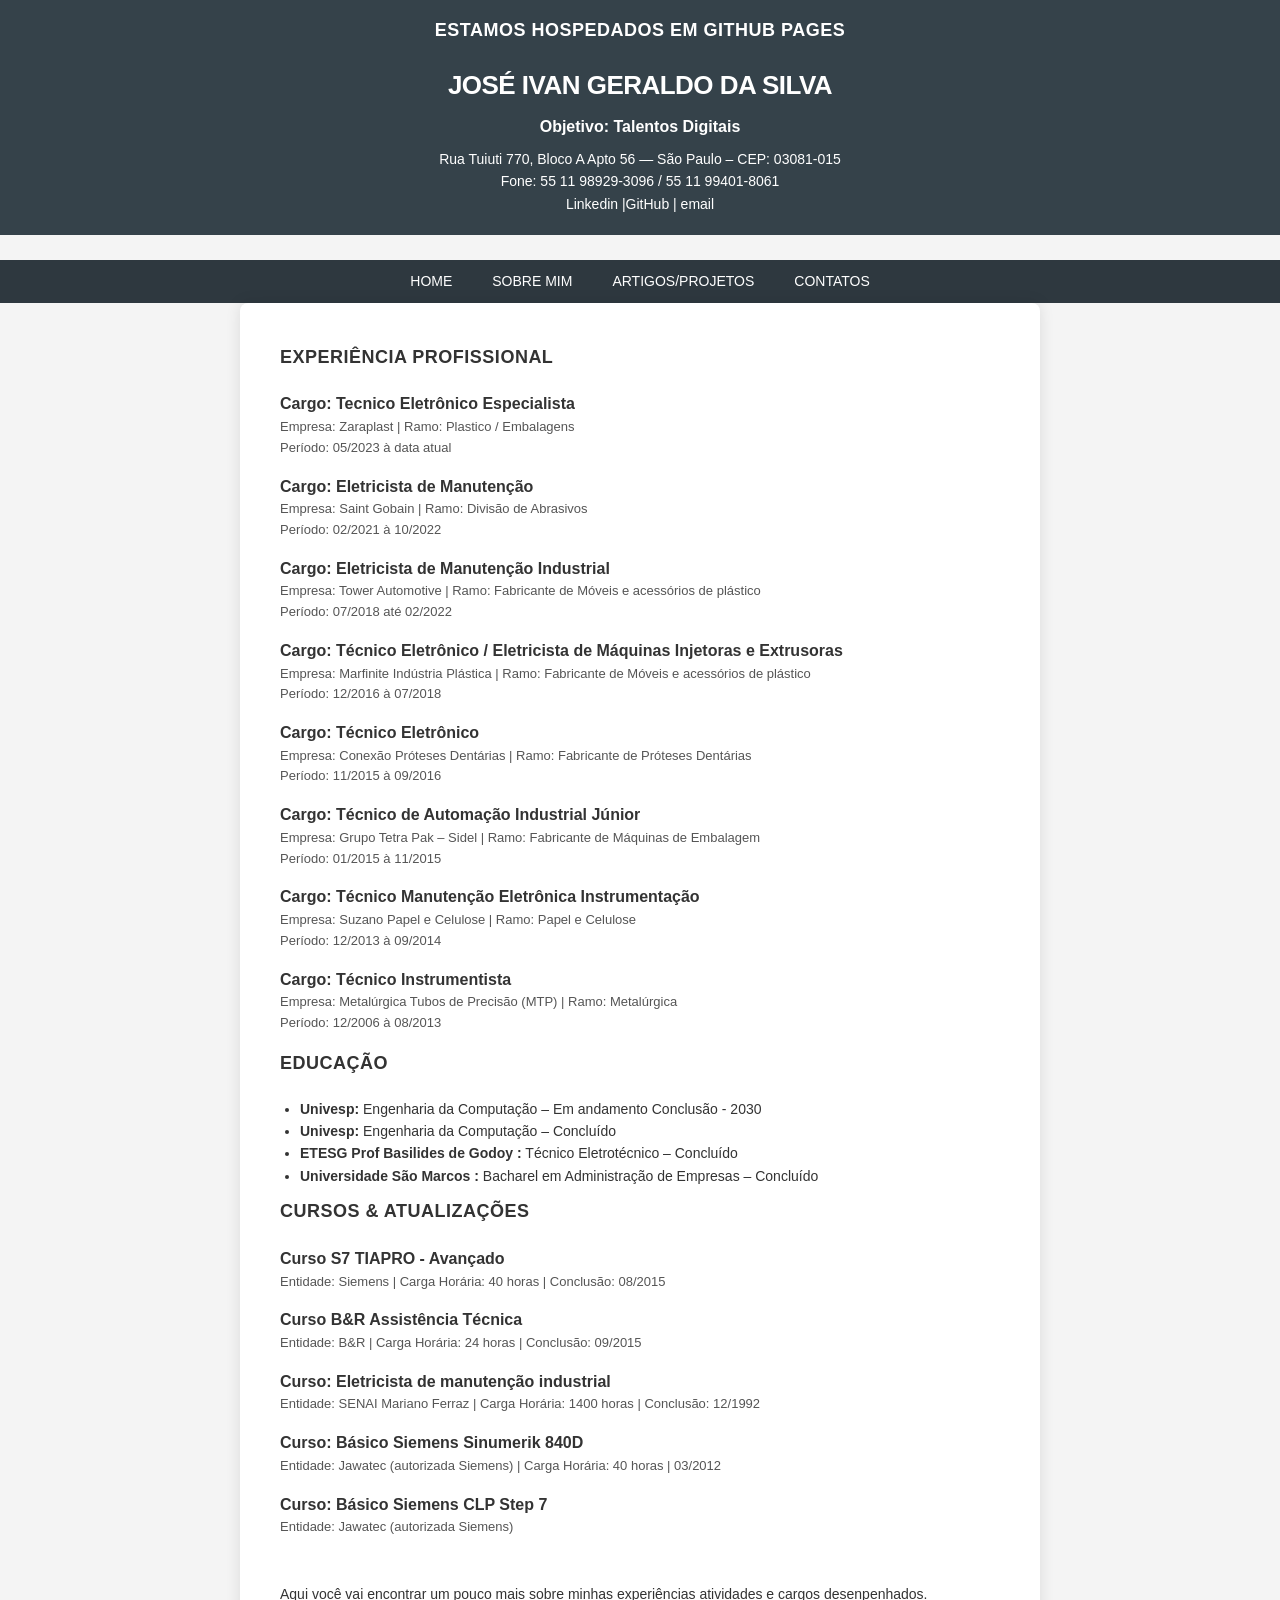
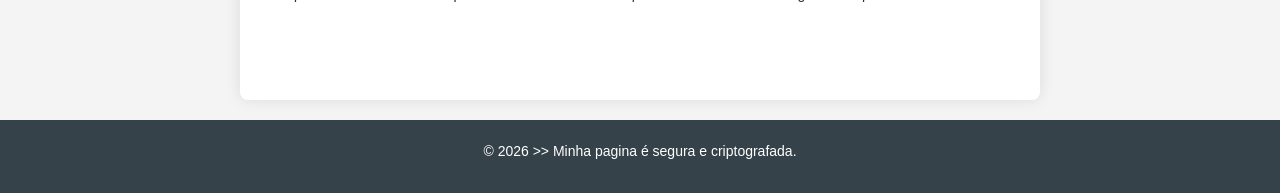
<file: index.html>
<!DOCTYPE html>
<html lang="en">
<head>
    <meta charset="UTF-8">
    <meta name="viewport" content="width=device-width, initial-scale=1.0">
    <link rel="stylesheet" href="/css/meuEstilo.css">
    <title>Portifólio de José Ivan Geraldo da Silva</title>
  </head>
<body>

    <header>
         <h2>Estamos hospedados em Github Pages</h2>

	  <h1>José Ivan Geraldo da Silva</h1>
            <div class="objective">Objetivo: Talentos Digitais</div>
            <div class="contact-info">
                Rua Tuiuti 770, Bloco A Apto 56 — São Paulo – CEP: 03081-015<br>
                Fone: 55 11 98929-3096 / 55 11 99401-8061<br>
              <a href="https://www.linkedin.com/in/joseivangeraldo/" target="_blank">		     Linkedin</a>
|<a href="https://github.com/joseivangeraldo" target="_blank">GitHub</a> | <a href="mailto:ivan.geraldo@gmail.com"> email </a>
            </div>


    </header>

    <nav>
        <a href="#">Home</a>
        <a href="#">Sobre mim</a>
        <a href="#">Artigos/projetos</a>
        <a href="#">Contatos</a>
    </nav>

    <main class="container">
	  <h2>Experiência Profissional</h2>

	    <div class="job">
                <div class="job-title">Cargo: Tecnico Eletrônico Especialista</div>
                <div class="job-company">Empresa: Zaraplast | Ramo: Plastico / Embalagens</div>
            	<div class="job-company">Período: 05/2023 à data atual</div>
            </div>
            
            <div class="job">
                <div class="job-title">Cargo: Eletricista de Manutenção</div>
                <div class="job-company">Empresa: Saint Gobain | Ramo: Divisão de Abrasivos</div>
                <div class="job-company">Período: 02/2021 à 10/2022</div>
            </div>

            <div class="job">
                <div class="job-title">Cargo: Eletricista de Manutenção Industrial</div>
                <div class="job-company">Empresa: Tower Automotive | Ramo: Fabricante de Móveis e acessórios de plástico</div>
                <div class="job-company">Período: 07/2018 até 02/2022</div>
            </div>

            <div class="job">
                <div class="job-title">Cargo: Técnico Eletrônico / Eletricista de Máquinas Injetoras e Extrusoras</div>
                <div class="job-company">Empresa: Marfinite Indústria Plástica | Ramo: Fabricante de Móveis e acessórios de plástico</div>
                <div class="job-company">Período: 12/2016 à 07/2018</div>
            </div>

            <div class="job">
                <div class="job-title">Cargo: Técnico Eletrônico</div>
                <div class="job-company">Empresa: Conexão Próteses Dentárias | Ramo: Fabricante de Próteses Dentárias</div>
                <div class="job-company">Período: 11/2015 à 09/2016</div>
            </div>

            <div class="job">
                <div class="job-title">Cargo: Técnico de Automação Industrial Júnior</div>
                <div class="job-company">Empresa: Grupo Tetra Pak – Sidel | Ramo: Fabricante de Máquinas de Embalagem</div>
                <div class="job-company">Período: 01/2015 à 11/2015</div>
            </div>

            <div class="job">
                <div class="job-title">Cargo: Técnico Manutenção Eletrônica Instrumentação</div>
                <div class="job-company">Empresa: Suzano Papel e Celulose | Ramo: Papel e Celulose</div>
                <div class="job-company">Período: 12/2013 à 09/2014</div>
            </div>

            <div class="job">
                <div class="job-title">Cargo: Técnico Instrumentista</div>
                <div class="job-company">Empresa: Metalúrgica Tubos de Precisão (MTP) | Ramo: Metalúrgica</div>
                <div class="job-company">Período: 12/2006 à 08/2013</div>
            </div>
        </section>

        <!-- Educação -->
        <section>
            <h2>Educação</h2>
            <ul><li><strong>Univesp:</strong> Engenharia da Computação – Em andamento 	Conclusão - 2030</li>
                <li><strong>Univesp:</strong> Engenharia da Computação – Concluído</li>
                <li><strong>ETESG Prof Basilides de Godoy :</strong> Técnico Eletrotécnico – Concluído</li>
                <li><strong>Universidade São Marcos :</strong> Bacharel em Administração de Empresas – Concluído</li>
            </ul>
        <!-- Cursos & Atualizações -->
        <section>
            <h2>Cursos & Atualizações</h2>
            
            <div class="course-item">
                <div class="course-title">Curso S7 TIAPRO - Avançado</div>
                <div class="course-details">Entidade: Siemens | Carga Horária: 40 horas | Conclusão: 08/2015</div>
            </div>

            <div class="course-item">
                <div class="course-title">Curso B&R Assistência Técnica</div>
                <div class="course-details">Entidade: B&R | Carga Horária: 24 horas | Conclusão: 09/2015</div>
            </div>

            <div class="course-item">
                <div class="course-title">Curso: Eletricista de manutenção industrial</div>
                <div class="course-details">Entidade: SENAI Mariano Ferraz | Carga Horária: 1400 horas | Conclusão: 12/1992</div>
            </div>

            <div class="course-item">
                <div class="course-title">Curso: Básico Siemens Sinumerik 840D</div>
                <div class="course-details">Entidade: Jawatec (autorizada Siemens) | Carga Horária: 40 horas | 03/2012</div>
            </div>

            <div class="course-item">
                <div class="course-title">Curso: Básico Siemens CLP Step 7</div>
                <div class="course-details">Entidade: Jawatec (autorizada Siemens)</div>
            </div>
        </section>

    </div>	



        <section style="padding: 20px 0;">            
            <p>Aqui você vai encontrar um pouco mais sobre minhas experiências atividades e cargos desenpenhados.</p>

       </section>

    </main>

    <footer>
        <p>&copy; 2026 >> Minha pagina é segura e criptografada.</p>
    </footer>

</body>
</html>
</file>
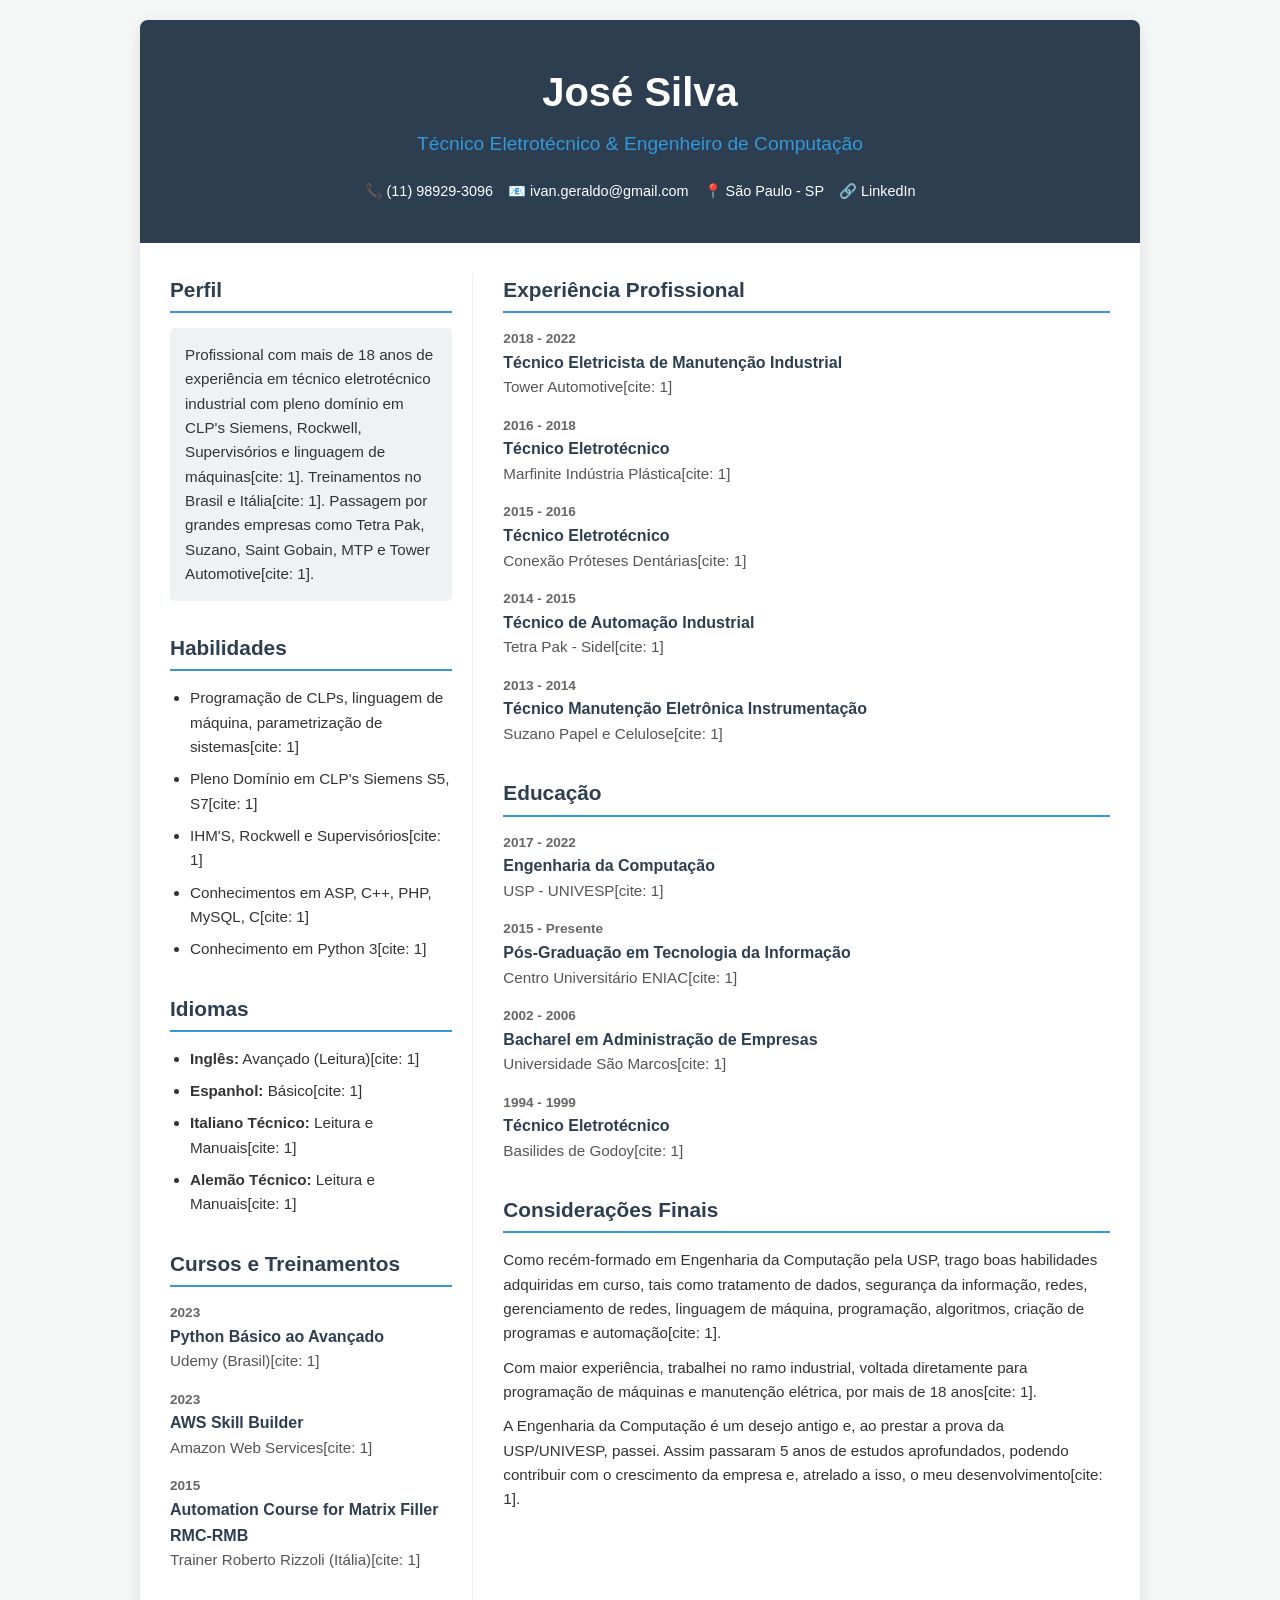
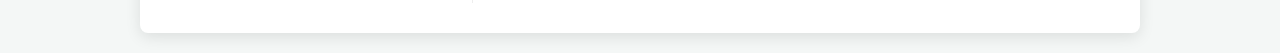
<file: responsivePortifolio.html>
<!DOCTYPE html>
<html lang="pt-BR">
<head>
    <meta charset="UTF-8">
    <meta name="viewport" content="width=device-width, initial-scale=1.0">
    <title>José Silva - Portfólio Técnico</title>
    <style>
        :root {
            --primary-color: #2c3e50;
            --accent-color: #3498db;
            --bg-color: #f4f7f6;
            --text-color: #333;
            --card-bg: #fff;
        }

        * {
            box-sizing: border-box;
            margin: 0;
            padding: 0;
        }

        body {
            font-family: 'Segoe UI', Tahoma, Geneva, Verdana, sans-serif;
            background-color: var(--bg-color);
            color: var(--text-color);
            line-height: 1.6;
        }

        .container {
            max-width: 1000px;
            margin: 20px auto;
            background: var(--card-bg);
            box-shadow: 0 4px 15px rgba(0,0,0,0.1);
            border-radius: 8px;
            overflow: hidden;
        }

        header {
            background: var(--primary-color);
            color: #fff;
            padding: 40px 20px;
            text-align: center;
        }

        header h1 {
            font-size: 2.5rem;
            margin-bottom: 5px;
        }

        header h2 {
            font-size: 1.2rem;
            color: var(--accent-color);
            font-weight: 400;
            margin-bottom: 20px;
        }

        .contact-info {
            display: flex;
            justify-content: center;
            flex-wrap: wrap;
            gap: 15px;
            font-size: 0.9rem;
        }

        .contact-info a, .contact-info span {
            color: #fff;
            text-decoration: none;
        }

        .contact-info a:hover {
            text-decoration: underline;
        }

        main {
            padding: 30px;
            display: grid;
            grid-template-columns: 1fr 2fr;
            gap: 30px;
        }

        @media (max-width: 768px) {
            main {
                grid-template-columns: 1fr;
            }
        }

        section {
            margin-bottom: 30px;
        }

        h3 {
            border-bottom: 2px solid var(--accent-color);
            padding-bottom: 5px;
            margin-bottom: 15px;
            color: var(--primary-color);
            font-size: 1.3rem;
        }

        .item {
            margin-bottom: 15px;
        }

        .item-date {
            font-size: 0.85rem;
            color: #666;
            font-weight: bold;
        }

        .item-title {
            font-weight: bold;
            color: var(--primary-color);
        }

        .item-subtitle {
            font-size: 0.95rem;
            color: #555;
        }

        ul {
            padding-left: 20px;
        }

        li {
            margin-bottom: 8px;
            font-size: 0.95rem;
        }

        .sidebar {
            border-right: 1px solid #eee;
            padding-right: 20px;
        }

        @media (max-width: 768px) {
            .sidebar {
                border-right: none;
                padding-right: 0;
            }
        }

        .bio {
            background: #eef2f3;
            padding: 15px;
            border-radius: 5px;
            margin-bottom: 20px;
            font-size: 0.95rem;
        }
    </style>
</head>
<body>

    <div class="container">
        <header>
            <h1>José Silva</h1>
            <h2>Técnico Eletrotécnico & Engenheiro de Computação</h2>
            <div class="contact-info">
                <span>📞 (11) 98929-3096</span>
                <span>📧 ivan.geraldo@gmail.com</span>
                <span>📍 São Paulo - SP</span>
                <span>🔗 <a href="https://www.linkedin.com/in/joseivangeraldo/" target="_blank">LinkedIn</a></span>
            </div>
        </header>

        <main>
            <!-- Coluna Esquerda: Resumo, Habilidades, Idiomas, Cursos -->
            <div class="sidebar">
                <section>
                    <h3>Perfil</h3>
                    <div class="bio">
                        Profissional com mais de 18 anos de experiência em técnico eletrotécnico industrial com pleno domínio em CLP's Siemens, Rockwell, Supervisórios e linguagem de máquinas[cite: 1]. Treinamentos no Brasil e Itália[cite: 1]. Passagem por grandes empresas como Tetra Pak, Suzano, Saint Gobain, MTP e Tower Automotive[cite: 1].
                    </div>
                </section>

                <section>
                    <h3>Habilidades</h3>
                    <ul>
                        <li>Programação de CLPs, linguagem de máquina, parametrização de sistemas[cite: 1]</li>
                        <li>Pleno Domínio em CLP's Siemens S5, S7[cite: 1]</li>
                        <li>IHM'S, Rockwell e Supervisórios[cite: 1]</li>
                        <li>Conhecimentos em ASP, C++, PHP, MySQL, C[cite: 1]</li>
                        <li>Conhecimento em Python 3[cite: 1]</li>
                    </ul>
                </section>

                <section>
                    <h3>Idiomas</h3>
                    <ul>
                        <li><strong>Inglês:</strong> Avançado (Leitura)[cite: 1]</li>
                        <li><strong>Espanhol:</strong> Básico[cite: 1]</li>
                        <li><strong>Italiano Técnico:</strong> Leitura e Manuais[cite: 1]</li>
                        <li><strong>Alemão Técnico:</strong> Leitura e Manuais[cite: 1]</li>
                    </ul>
                </section>

                <section>
                    <h3>Cursos e Treinamentos</h3>
                    <div class="item">
                        <div class="item-date">2023</div>
                        <div class="item-title">Python Básico ao Avançado</div>
                        <div class="item-subtitle">Udemy (Brasil)[cite: 1]</div>
                    </div>
                    <div class="item">
                        <div class="item-date">2023</div>
                        <div class="item-title">AWS Skill Builder</div>
                        <div class="item-subtitle">Amazon Web Services[cite: 1]</div>
                    </div>
                    <div class="item">
                        <div class="item-date">2015</div>
                        <div class="item-title">Automation Course for Matrix Filler RMC-RMB</div>
                        <div class="item-subtitle">Trainer Roberto Rizzoli (Itália)[cite: 1]</div>
                    </div>
                </section>
            </div>

            <!-- Coluna Direita: Experiência, Educação, Considerações -->
            <div class="content">
                <section>
                    <h3>Experiência Profissional</h3>
                    
                    <div class="item">
                        <div class="item-date">2018 - 2022</div>
                        <div class="item-title">Técnico Eletricista de Manutenção Industrial</div>
                        <div class="item-subtitle">Tower Automotive[cite: 1]</div>
                    </div>

                    <div class="item">
                        <div class="item-date">2016 - 2018</div>
                        <div class="item-title">Técnico Eletrotécnico</div>
                        <div class="item-subtitle">Marfinite Indústria Plástica[cite: 1]</div>
                    </div>

                    <div class="item">
                        <div class="item-date">2015 - 2016</div>
                        <div class="item-title">Técnico Eletrotécnico</div>
                        <div class="item-subtitle">Conexão Próteses Dentárias[cite: 1]</div>
                    </div>

                    <div class="item">
                        <div class="item-date">2014 - 2015</div>
                        <div class="item-title">Técnico de Automação Industrial</div>
                        <div class="item-subtitle">Tetra Pak - Sidel[cite: 1]</div>
                    </div>

                    <div class="item">
                        <div class="item-date">2013 - 2014</div>
                        <div class="item-title">Técnico Manutenção Eletrônica Instrumentação</div>
                        <div class="item-subtitle">Suzano Papel e Celulose[cite: 1]</div>
                    </div>
                </section>

                <section>
                    <h3>Educação</h3>

                    <div class="item">
                        <div class="item-date">2017 - 2022</div>
                        <div class="item-title">Engenharia da Computação</div>
                        <div class="item-subtitle">USP - UNIVESP[cite: 1]</div>
                    </div>

                    <div class="item">
                        <div class="item-date">2015 - Presente</div>
                        <div class="item-title">Pós-Graduação em Tecnologia da Informação</div>
                        <div class="item-subtitle">Centro Universitário ENIAC[cite: 1]</div>
                    </div>

                    <div class="item">
                        <div class="item-date">2002 - 2006</div>
                        <div class="item-title">Bacharel em Administração de Empresas</div>
                        <div class="item-subtitle">Universidade São Marcos[cite: 1]</div>
                    </div>

                    <div class="item">
                        <div class="item-date">1994 - 1999</div>
                        <div class="item-title">Técnico Eletrotécnico</div>
                        <div class="item-subtitle">Basilides de Godoy[cite: 1]</div>
                    </div>
                </section>

                <section>
                    <h3>Considerações Finais</h3>
                    <p style="font-size: 0.95rem; margin-bottom: 10px;">
                        Como recém-formado em Engenharia da Computação pela USP, trago boas habilidades adquiridas em curso, tais como tratamento de dados, segurança da informação, redes, gerenciamento de redes, linguagem de máquina, programação, algoritmos, criação de programas e automação[cite: 1].
                    </p>
                    <p style="font-size: 0.95rem; margin-bottom: 10px;">
                        Com maior experiência, trabalhei no ramo industrial, voltada diretamente para programação de máquinas e manutenção elétrica, por mais de 18 anos[cite: 1].
                    </p>
                    <p style="font-size: 0.95rem;">
                        A Engenharia da Computação é um desejo antigo e, ao prestar a prova da USP/UNIVESP, passei. Assim passaram 5 anos de estudos aprofundados, podendo contribuir com o crescimento da empresa e, atrelado a isso, o meu desenvolvimento[cite: 1].
                    </p>
                </section>
            </div>
        </main>
    </div>

</body>
</html>
</file>
<file: css/meuEstilo.css>
/* Layout basico e responsivo do Meu CSS */
        * {
            box-sizing: border-box;
            margin: 0;
            padding: 0;
        }
        body {
            font-family: Arial, sans-serif;
            line-height: 1.6;
            color: #333;
            background-color: #f4f4f4;
        }        
        h1 {
            font-size: 4rem;
            font-weight: 600;
            text-transform: uppercase;   /* Forces uppercase letters */
            letter-spacing: -0.02em;     /* Tightens tracking for a modern look */
            color: #FFFFFF;              /* Deep, impactful color */
            }
        header {
            background: #35424a;
            color: #ffffff;
            padding: 1rem;
            text-align: center;
        }
        nav {
            display: flex;
            justify-content: center;
            background: #2e383f;
        }
        nav a {
            color: white;
            padding: 10px 20px;
            text-decoration: none;
            text-transform: uppercase;
            font-size: 14px;
        }
        nav a:hover {
            background: #4f5d65;
        }
        .container {
            max-width: 1100px;
            margin: 20px auto;
            padding: 0 20px;
            background: #ffffff;
        }
        footer {
            text-align: center;
            padding: 20px;
            margin-top: 20px;
            background: #35424a;
            color: white;
        }
        .container {
            max-width: 800px;
            background: #fff;
            margin: 0 auto;
            padding: 40px;
            box-shadow: 0 0 15px rgba(0,0,0,0.1);
            border-radius: 8px;
        }

        header {
            text-align: center;
            border-bottom: 2px solid var(--primary-color);
            padding-bottom: 20px;
            margin-bottom: 25px;
        }

        h1 {
            margin: 0;
            color: var(--primary-color);
            font-size: 26px;
        }

        .objective {
            font-size: 16px;
            font-weight: bold;
            color: var(--accent-color);
            margin: 8px 0;
        }

        .contact-info {
            font-size: 14px;
            color: #FFFFFF;
            margin-top: 5px;
        }

        .contact-info a {
            color: var(--accent-color);
            text-decoration: none;
        }

        .contact-info a:hover {
            text-decoration: underline;
        }

        section {
            margin-bottom: 25px;
        }

        h2 {
            font-size: 18px;
            color: var(--primary-color);
            border-bottom: 2px solid var(--border-color);
            padding-bottom: 5px;
            margin-bottom: 15px;
            text-transform: uppercase;
            letter-spacing: 0.5px;
        }

        p, ul {
            font-size: 14px;
            margin-bottom: 10px;
        }

        ul {
            padding-left: 20px;
        }

        .job, .course-item {
            margin-bottom: 15px;
        }

        .job-title, .course-title {
            font-weight: bold;
            color: var(--secondary-color);
        }

        .job-company, .course-details {
            font-size: 13px;
            color: #555;
        }

        .skills-grid {
            display: grid;
            grid-template-columns: 1fr;
            gap: 8px;
            font-size: 14px;
        }
        .my-grid{
            border: solid 1px;
            background-color: lightgreen;
            padding: 8px 0 8px 0;
        }
</file>
